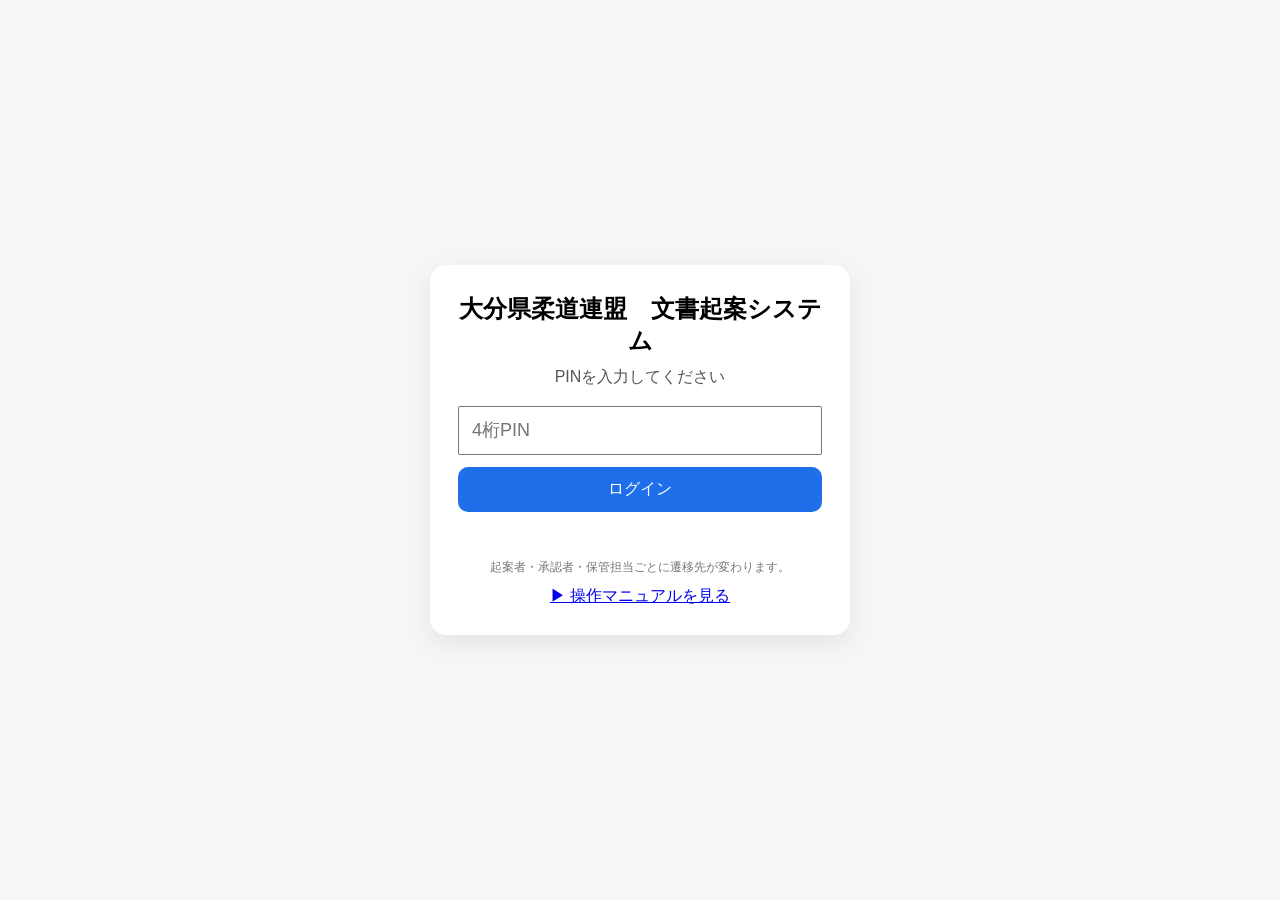
<file: index.html>
<!doctype html>
<html lang="ja">
<head>
  <meta charset="UTF-8">
  <meta name="viewport" content="width=device-width, initial-scale=1.0">
  <title>大分県柔道連盟　文書起案システム ログイン</title>

  <style>
    body{
      margin:0;
      font-family:sans-serif;
      background:#f5f6f8;
      display:flex;
      min-height:100vh;
      align-items:center;
      justify-content:center;
    }

    .card{
      width:min(420px, 92vw);
      background:#fff;
      border-radius:16px;
      box-shadow:0 8px 24px rgba(0,0,0,.08);
      padding:28px;
      box-sizing:border-box;
      text-align:center;
    }

    h1{
      font-size:24px;
      margin:0 0 10px;
    }

    p{
      color:#555;
      margin:0 0 18px;
    }

    input{
      width:100%;
      box-sizing:border-box;
      padding:12px;
      font-size:18px;
      margin-bottom:12px;
    }

    button{
      width:100%;
      padding:12px;
      font-size:16px;
      border:none;
      border-radius:10px;
      background:#1f6feb;
      color:#fff;
      cursor:pointer;
    }

    button:disabled{
      background:#999;
      cursor:not-allowed;
    }

    .msg{
      margin-top:12px;
      min-height:1.5em;
      color:#c62828;
      font-size:14px;
    }

    .note{
      margin-top:14px;
      font-size:12px;
      color:#777;
    }

    /* ===== ローディング ===== */
    .loading-overlay {
      position: fixed;
      inset: 0;
      background: rgba(255,255,255,0.75);
      display: flex;
      align-items: center;
      justify-content: center;
      z-index: 9999;
    }

    .loading-overlay.hidden {
      display: none;
    }

    .loading-box {
      background: #fff;
      border-radius: 14px;
      padding: 24px 32px;
      box-shadow: 0 8px 24px rgba(0,0,0,.15);
      text-align: center;
      font-weight: bold;
    }

    .spinner {
      width: 36px;
      height: 36px;
      border: 4px solid #ddd;
      border-top: 4px solid #1f6feb;
      border-radius: 50%;
      animation: spin 0.8s linear infinite;
      margin: 0 auto 12px;
    }

    @keyframes spin {
      to { transform: rotate(360deg); }
    }
  </style>
</head>

<body>

  <!-- ローディング -->
  <div id="loadingOverlay" class="loading-overlay hidden">
    <div class="loading-box">
      <div class="spinner"></div>
      <div id="loadingText">処理中です...</div>
    </div>
  </div>

  <div class="card">
    <h1>大分県柔道連盟　文書起案システム</h1>
    <p>PINを入力してください</p>

    <input id="pin" type="password" inputmode="numeric" maxlength="4" placeholder="4桁PIN">
    <button id="loginBtn" type="button">ログイン</button>
    <div id="msg" class="msg"></div>

    <div class="note">起案者・承認者・保管担当ごとに遷移先が変わります。</div>
    <div style="margin-top:10px;">
  <a href="manual.html" target="_blank">▶ 操作マニュアルを見る</a>
</div>
  </div>

  <script src="auth.js"></script>

  <script>
    function showLoading(text = "処理中です...") {
      const overlay = document.getElementById("loadingOverlay");
      const label = document.getElementById("loadingText");
      if (label) label.textContent = text;
      if (overlay) overlay.classList.remove("hidden");
    }

    function hideLoading() {
      const overlay = document.getElementById("loadingOverlay");
      if (overlay) overlay.classList.add("hidden");
    }

    async function doLogin() {
      const pin = document.getElementById("pin").value.trim();
      const msg = document.getElementById("msg");
      const btn = document.getElementById("loginBtn");

      msg.textContent = "";

      if (!/^\d{4}$/.test(pin)) {
        msg.textContent = "PINは4桁の数字で入力してください。";
        return;
      }

      try {
        showLoading("ログイン確認中です...");
        btn.disabled = true;

        const user = await authLogin(pin);

        if (user.role === "drafter") {
          location.href = "./drafter/index.html";
          return;
        }
        if (user.role === "approverA" || user.role === "approverB") {
          location.href = "./approver/index.html";
          return;
        }
        if (user.role === "admin") {
          location.href = "./archive/index.html";
          return;
        }

        msg.textContent = "遷移先が設定されていません。";

      } catch (err) {
        msg.textContent = err.message || "ログインに失敗しました。";
      } finally {
        hideLoading();
        btn.disabled = false;
      }
    }

    document.getElementById("loginBtn").addEventListener("click", doLogin);

    document.getElementById("pin").addEventListener("keydown", (e) => {
      if (e.key === "Enter") doLogin();
    });

    // すでにログイン済みなら自動遷移
    const auth = getAuth();
    if (auth?.role === "drafter") location.href = "./drafter/index.html";
    if (auth?.role === "approverA" || auth?.role === "approverB") location.href = "./approver/index.html";
    if (auth?.role === "admin") location.href = "./archive/index.html";
  </script>

</body>
</html>
</file>
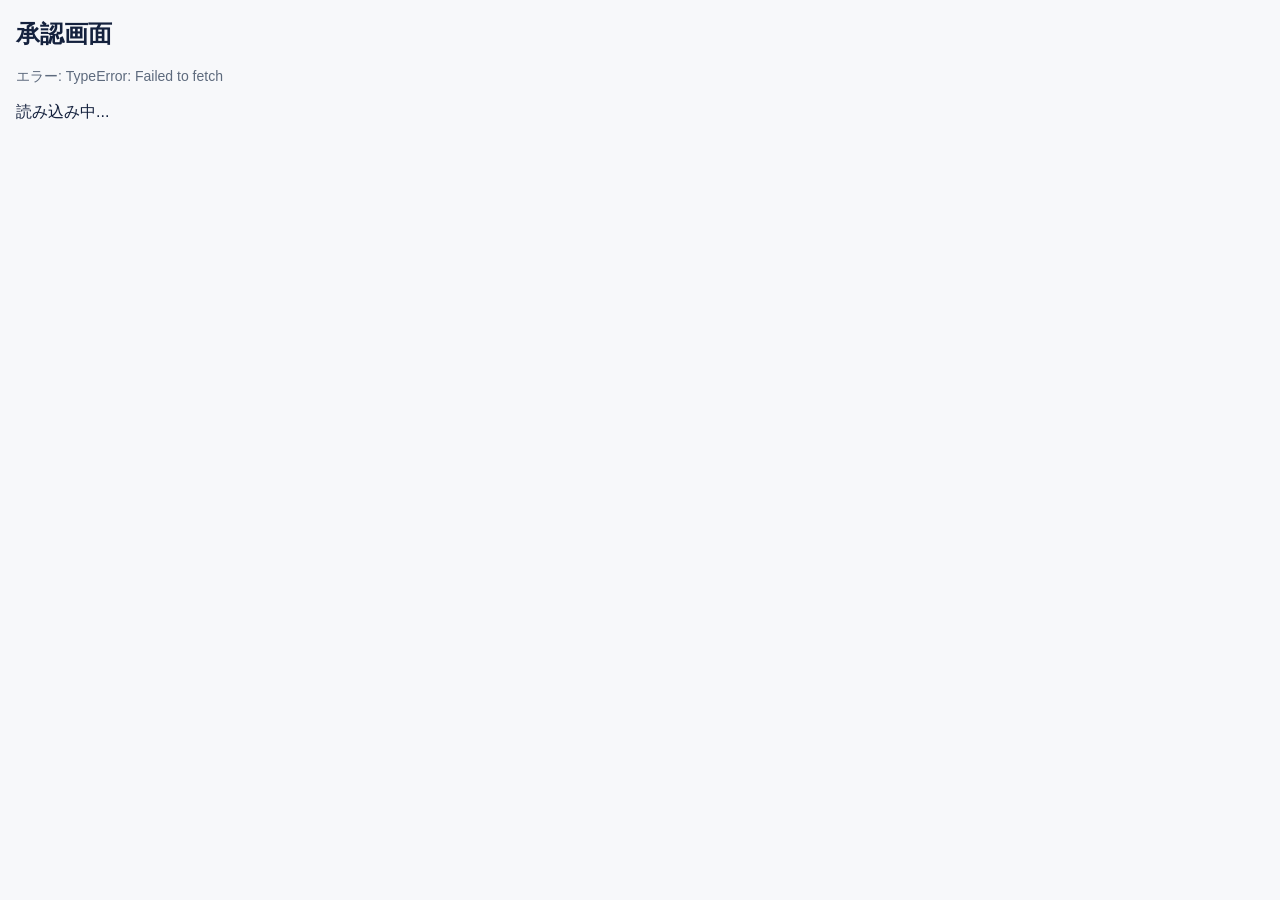
<file: approve.html>
<!doctype html>
<html lang="ja">
<head>
  <meta charset="UTF-8">
  <meta name="viewport" content="width=device-width, initial-scale=1.0">
  <title>承認画面</title>
  <link rel="stylesheet" href="approve.css">
</head>
<body>
  <div class="container">
    <h1 class="page-title">承認画面</h1>

    <div id="msg" class="msg"></div>

    <div id="cards" class="cardsWrap">
      読み込み中...
    </div>
  </div>

  <script src="approve.js"></script>
</body>
</html>
</file>
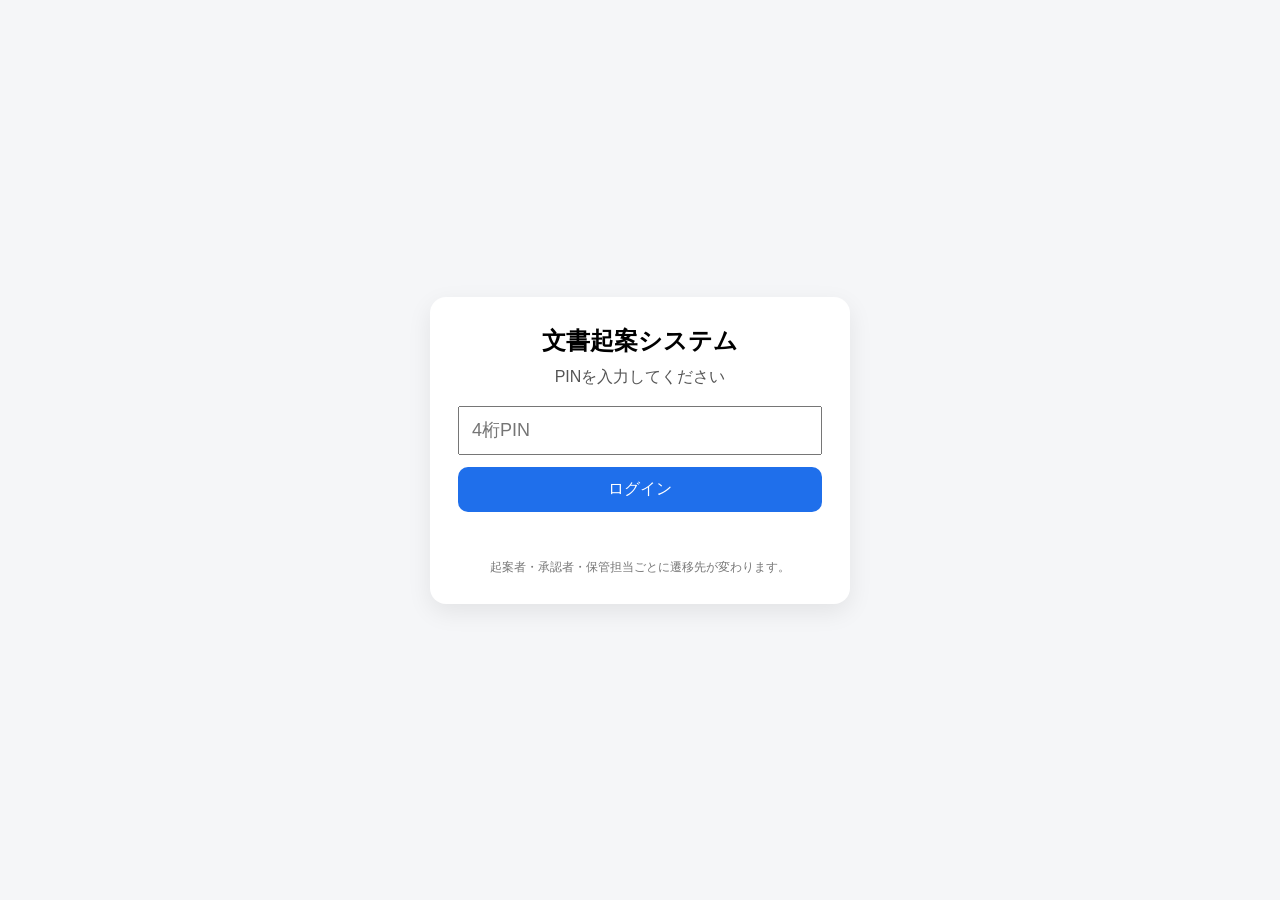
<file: login.html>
<!doctype html>
<html lang="ja">
<head>
  <meta charset="UTF-8">
  <meta name="viewport" content="width=device-width, initial-scale=1.0">
  <title>文書起案システム ログイン</title>
  <style>
    body{
      margin:0;
      font-family:sans-serif;
      background:#f5f6f8;
      display:flex;
      min-height:100vh;
      align-items:center;
      justify-content:center;
    }
    .card{
      width:min(420px, 92vw);
      background:#fff;
      border-radius:16px;
      box-shadow:0 8px 24px rgba(0,0,0,.08);
      padding:28px;
      box-sizing:border-box;
      text-align:center;
    }
    h1{
      font-size:24px;
      margin:0 0 10px;
    }
    p{
      color:#555;
      margin:0 0 18px;
    }
    input{
      width:100%;
      box-sizing:border-box;
      padding:12px;
      font-size:18px;
      margin-bottom:12px;
    }
    button{
      width:100%;
      padding:12px;
      font-size:16px;
      border:none;
      border-radius:10px;
      background:#1f6feb;
      color:#fff;
      cursor:pointer;
    }
    .msg{
      margin-top:12px;
      min-height:1.5em;
      color:#c62828;
      font-size:14px;
    }
    .note{
      margin-top:14px;
      font-size:12px;
      color:#777;
    }
  </style>
</head>
<body>
  <div class="card">
    <h1>文書起案システム</h1>
    <p>PINを入力してください</p>

    <input id="pin" type="password" inputmode="numeric" maxlength="4" placeholder="4桁PIN">
    <button id="loginBtn" type="button">ログイン</button>
    <div id="msg" class="msg"></div>

    <div class="note">起案者・承認者・保管担当ごとに遷移先が変わります。</div>
  </div>

  <script src="auth.js"></script>
  <script>
    async function doLogin() {
      const pin = document.getElementById("pin").value.trim();
      const msg = document.getElementById("msg");
      msg.textContent = "";

      if (!/^\d{4}$/.test(pin)) {
        msg.textContent = "PINは4桁の数字で入力してください。";
        return;
      }

      try {
        const user = await authLogin(pin);

        if (user.role === "drafter") {
          location.href = "./起案者/index.html";
          return;
        }
        if (user.role === "approverA" || user.role === "approverB") {
          location.href = "./承認者/approve.html";
          return;
        }
        if (user.role === "admin") {
          location.href = "./保管/approved.html";
          return;
        }

        msg.textContent = "遷移先が設定されていません。";
      } catch (err) {
        msg.textContent = err.message || "ログインに失敗しました。";
      }
    }

    document.getElementById("loginBtn").addEventListener("click", doLogin);
    document.getElementById("pin").addEventListener("keydown", (e) => {
      if (e.key === "Enter") doLogin();
    });

    // すでにログイン済みなら自動遷移
    const auth = getAuth();
    if (auth?.role === "drafter") location.href = "./起案者/index.html";
    if (auth?.role === "approverA" || auth?.role === "approverB") location.href = "./承認者/approve.html";
    if (auth?.role === "admin") location.href = "./保管/approved.html";
  </script>
</body>
</html>
</file>
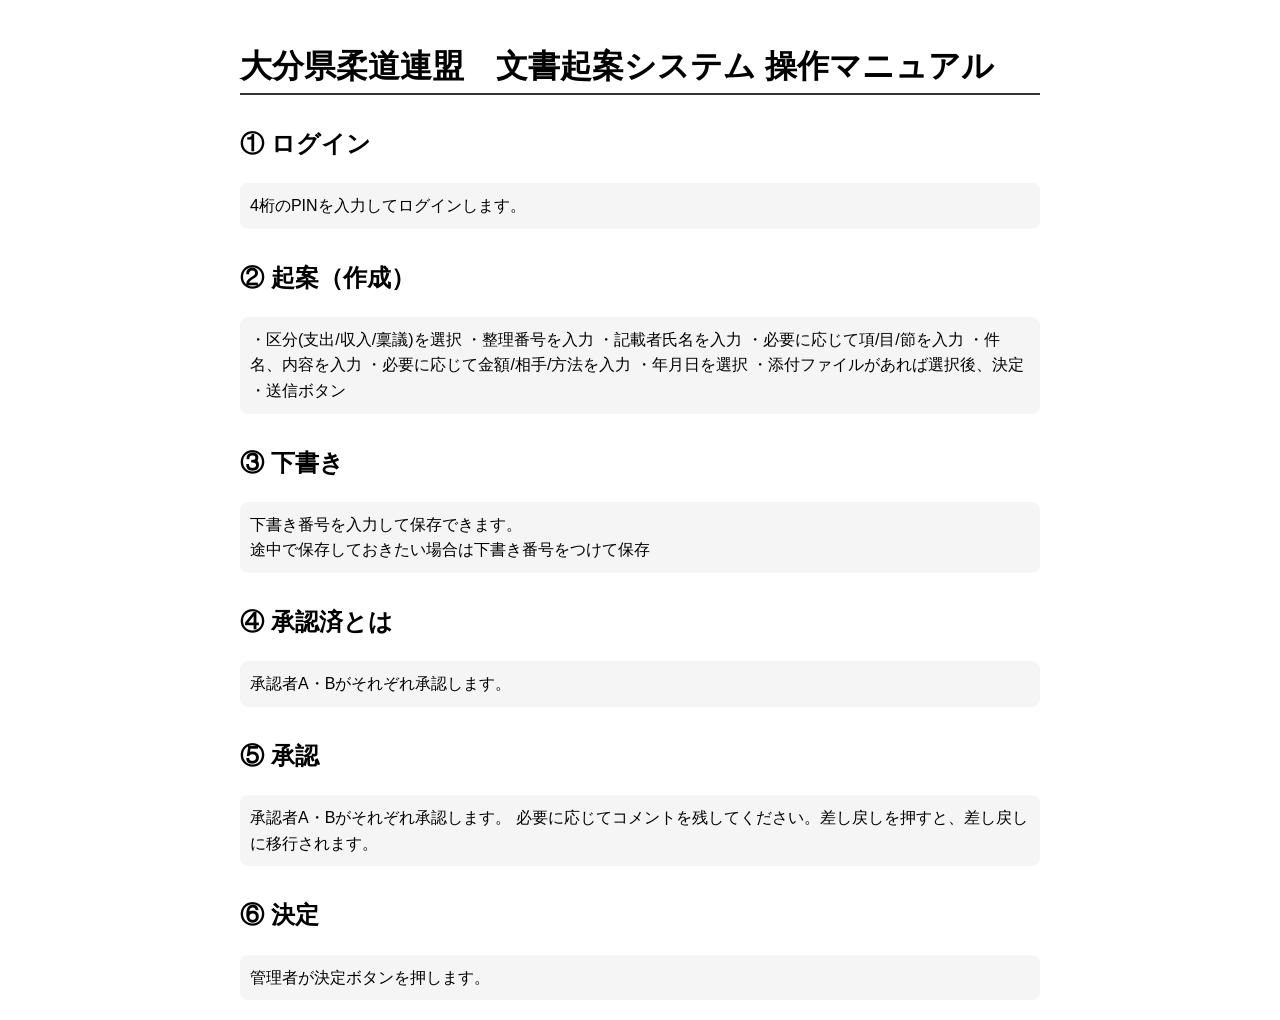
<file: manual.html>
<!doctype html>
<html lang="ja">
<head>
<meta charset="UTF-8">
<meta name="viewport" content="width=device-width, initial-scale=1.0">
<title>操作マニュアル</title>

<style>
body{
  font-family:sans-serif;
  padding:20px;
  max-width:800px;
  margin:auto;
  line-height:1.6;
}

h1{border-bottom:2px solid #333;}
h2{margin-top:30px;}
.box{
  background:#f5f5f5;
  padding:10px;
  border-radius:8px;
}
</style>
</head>

<body>

<h1>大分県柔道連盟　文書起案システム 操作マニュアル</h1>

<h2>① ログイン</h2>
<div class="box">
4桁のPINを入力してログインします。
</div>

<h2>② 起案（作成）</h2>
<div class="box">
・区分(支出/収入/稟議)を選択  
・整理番号を入力
・記載者氏名を入力
・必要に応じて項/目/節を入力
・件名、内容を入力
・必要に応じて金額/相手/方法を入力
・年月日を選択
・添付ファイルがあれば選択後、決定
・送信ボタン
</div>

<h2>③ 下書き</h2>
<div class="box">
下書き番号を入力して保存できます。</br>
途中で保存しておきたい場合は下書き番号をつけて保存
</div>
  
<h2>④ 承認済とは</h2>
<div class="box">
承認者A・Bがそれぞれ承認します。
</div>

  <h2>⑤ 承認</h2>
<div class="box">
承認者A・Bがそれぞれ承認します。
必要に応じてコメントを残してください。差し戻しを押すと、差し戻しに移行されます。
</div>

<h2>⑥ 決定</h2>
<div class="box">
管理者が決定ボタンを押します。
</div>

</body>
</html>
</file>
<file: approve.css>
* {
  box-sizing: border-box;
}

body {
  margin: 0;
  background: #f7f8fa;
  color: #14213d;
  font-family: "Yu Gothic", "Hiragino Kaku Gothic ProN", "Meiryo", sans-serif;
}

.container {
  width: min(1460px, calc(100% - 32px));
  margin: 0 auto;
  padding: 18px 0 32px;
}

.page-title {
  margin: 0 0 18px;
  font-size: 24px;
  font-weight: 700;
}

.msg {
  margin-bottom: 16px;
  font-size: 14px;
  color: #5d6a7d;
}

.cardsWrap {
  display: flex;
  flex-direction: column;
  gap: 24px;
}

.cardItem {
  background: #ffffff;
  border: 1px solid #d7dce3;
  border-radius: 20px;
  padding: 20px;
}

.cardHead {
  display: flex;
  justify-content: space-between;
  align-items: flex-start;
  gap: 16px;
  margin-bottom: 14px;
}

.badge {
  display: inline-block;
  margin-right: 8px;
  margin-bottom: 8px;
  padding: 6px 10px;
  border-radius: 999px;
  background: #edf2f7;
  color: #14213d;
  font-size: 13px;
  font-weight: 700;
}

.kianId {
  font-size: 14px;
  color: #5d6a7d;
  line-height: 1.6;
}

.title {
  margin-bottom: 10px;
  font-size: 22px;
  font-weight: 700;
}

.content {
  margin-bottom: 14px;
  font-size: 16px;
  line-height: 1.8;
  white-space: pre-wrap;
  word-break: break-word;
}

.meta {
  display: flex;
  flex-wrap: wrap;
  gap: 10px 18px;
  margin-bottom: 18px;
  font-size: 14px;
  color: #334155;
}

.meta a {
  color: #1d4ed8;
  text-decoration: underline;
}

/* 添付PDF 3段組 */
.pdfGrid {
  display: grid;
  grid-template-columns: repeat(3, minmax(0, 1fr));
  gap: 18px;
  margin-bottom: 20px;
}

.pdfBox {
  border: 1px solid #d7dce3;
  border-radius: 16px;
  background: #f9fafb;
  padding: 12px;
}

.pdfTitle {
  margin-bottom: 8px;
  font-size: 15px;
  font-weight: 700;
}

.pdfFrame {
  width: 100%;
  height: 240px;
  border: 1px solid #cfd6df;
  border-radius: 12px;
  background: #fff;
  display: block;
}

/* 履歴 */
.attachItem {
  margin-bottom: 20px;
  border: 1px solid #d7dce3;
  border-radius: 16px;
  background: #f9fafb;
  padding: 14px;
}

.attachTitle {
  margin-bottom: 8px;
  font-size: 16px;
  font-weight: 700;
}

.draftList {
  margin: 0;
  white-space: pre-wrap;
  word-break: break-word;
  font-size: 14px;
  line-height: 1.7;
  color: #334155;
  font-family: inherit;
}

/* 承認者 2段組 */
.twoApprovers {
  display: grid;
  grid-template-columns: 1fr 1fr;
  gap: 20px;
}

.approverBox {
  border: 1px solid #d7dce3;
  border-radius: 18px;
  background: #ffffff;
  padding: 16px;
}

.approverBox strong {
  display: block;
  margin-bottom: 14px;
  font-size: 18px;
}

.approverBox label {
  display: block;
  margin-bottom: 6px;
  font-size: 14px;
  color: #5d6a7d;
  font-weight: 700;
}

.approverBox input[type="text"],
.approverBox textarea {
  width: 100%;
  border: 1px solid #c7ced8;
  border-radius: 16px;
  background: #fff;
  font-size: 16px;
  color: #14213d;
  padding: 14px 16px;
  outline: none;
  margin-bottom: 14px;
}

.approverBox input[type="text"] {
  height: 52px;
}

.approverBox textarea {
  min-height: 160px;
  resize: vertical;
}

.approverBox input[type="text"]:focus,
.approverBox textarea:focus {
  border-color: #5677b8;
}

.btnRow {
  display: flex;
  gap: 10px;
  flex-wrap: wrap;
}

.approveBtn,
.returnBtn {
  height: 48px;
  padding: 0 18px;
  border: none;
  border-radius: 14px;
  font-size: 15px;
  font-weight: 700;
  cursor: pointer;
}

.approveBtn {
  background: #0d1b3d;
  color: #ffffff;
}

.returnBtn {
  background: #e53935;
  color: #ffffff;
}

.doneBtn {
  background: #94a3b8;
  cursor: default;
}

.doneBox {
  background: #f8fafc;
}

.returnBtn:disabled,
.approveBtn:disabled {
  background: #94a3b8;
  cursor: default;
}

/* レスポンシブ */
@media (max-width: 1200px) {
  .pdfGrid {
    grid-template-columns: repeat(2, minmax(0, 1fr));
  }
}

@media (max-width: 800px) {
  .container {
    width: calc(100% - 20px);
  }

  .cardHead {
    flex-direction: column;
  }

  .pdfGrid {
    grid-template-columns: 1fr;
  }

  .twoApprovers {
    grid-template-columns: 1fr;
  }
}
</file>
